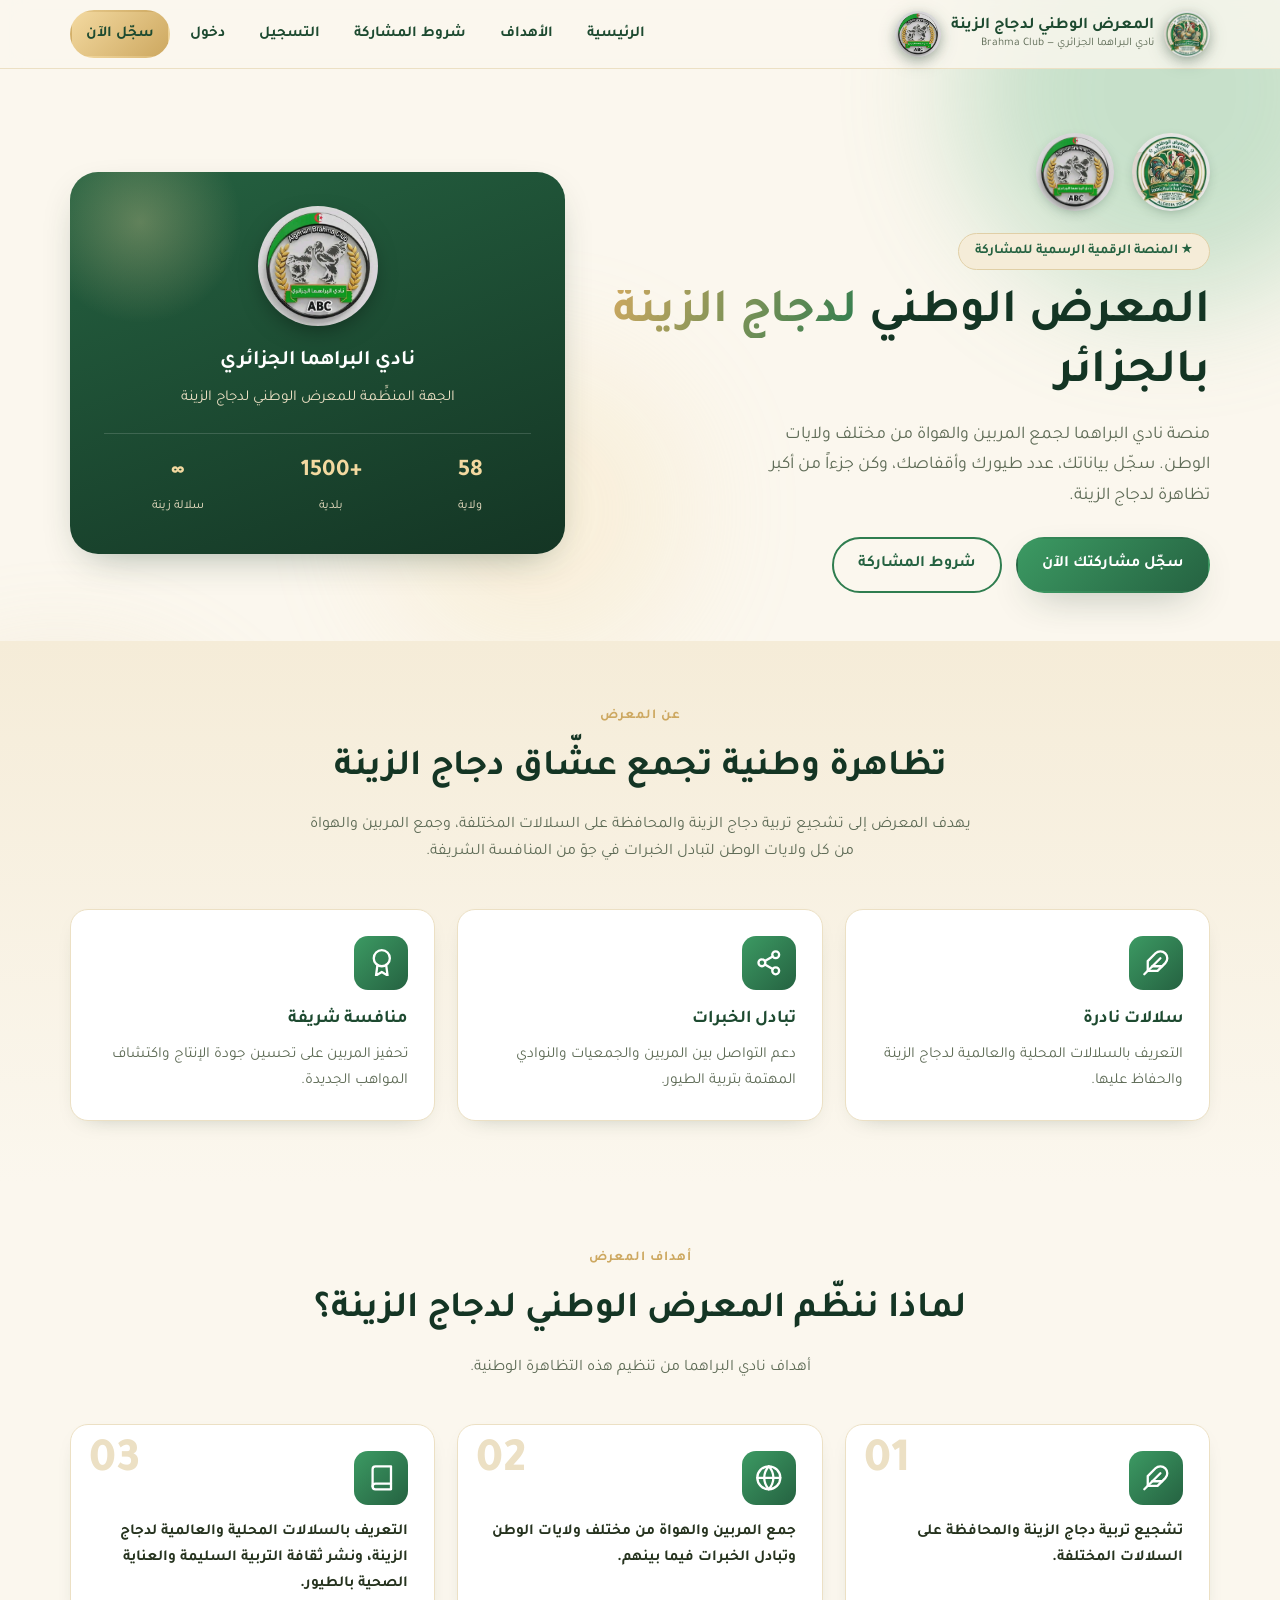
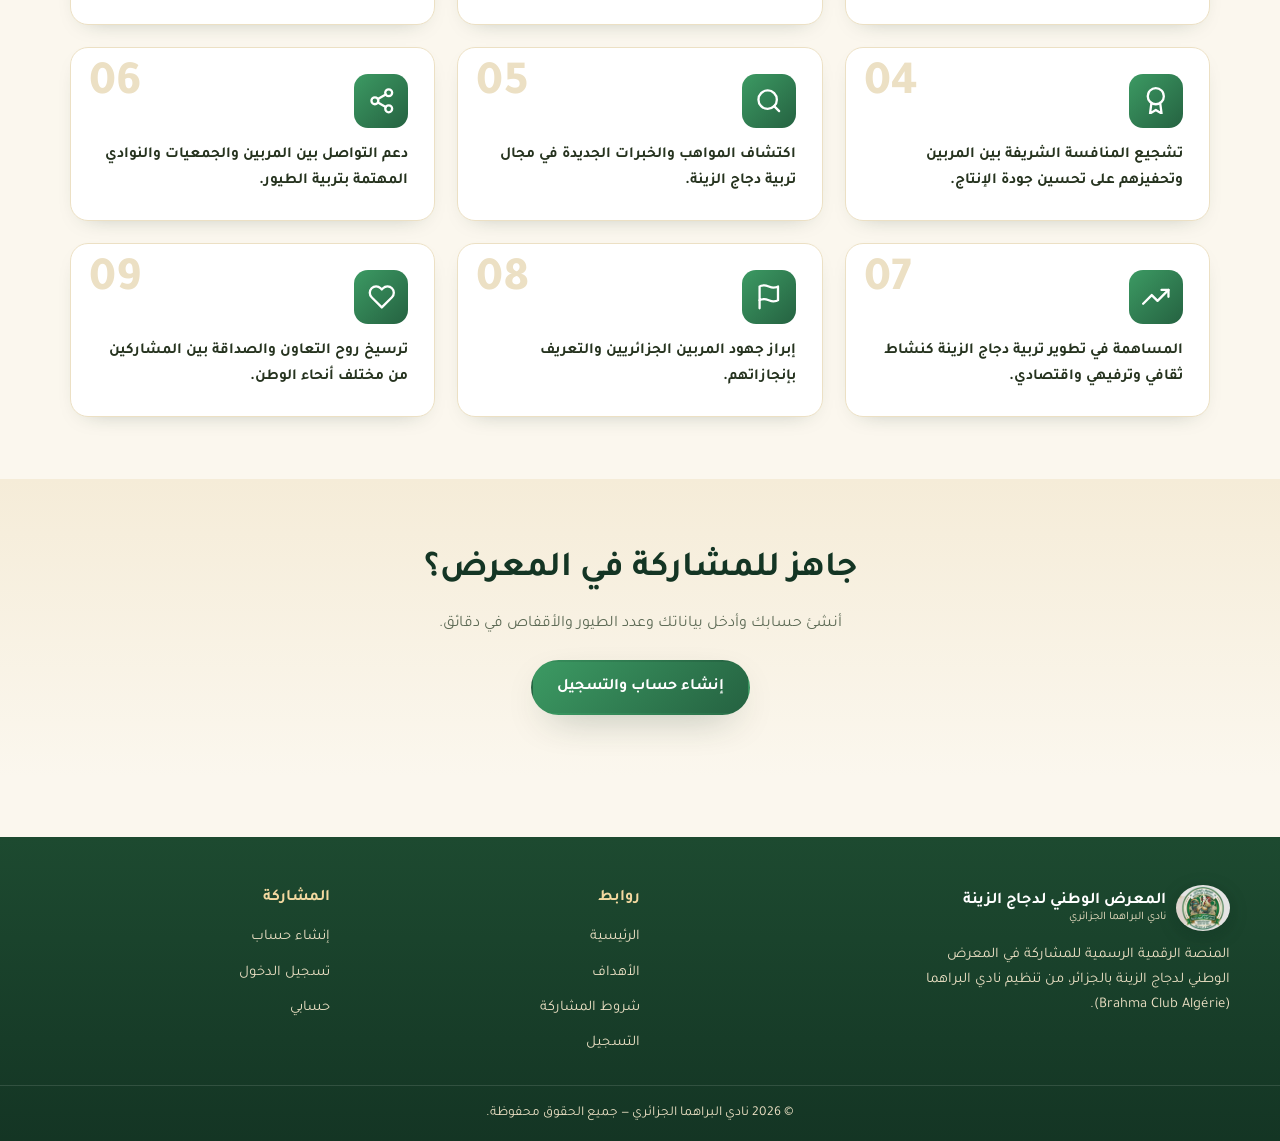
<file: index.html>
<!DOCTYPE html>
<html lang="ar" dir="rtl">
<head>
  <meta charset="UTF-8" />
  <meta name="viewport" content="width=device-width, initial-scale=1.0" />
  <title>المعرض الوطني لدجاج الزينة — نادي البراهما الجزائري</title>
  <meta name="description" content="المنصة الرقمية للمعرض الوطني لدجاج الزينة بالجزائر، من تنظيم نادي البراهما. سجّل مشاركتك وبيانات طيورك وأقفاصك." />
  <link rel="icon" href="assets/img/exhibition-logo.jpg" />
  <!-- Social share preview (Open Graph / Twitter) -->
  <meta property="og:type" content="website" />
  <meta property="og:site_name" content="نادي البراهما الجزائري — Brahma Club" />
  <meta property="og:title" content="المعرض الوطني لدجاج الزينة بالجزائر 2026" />
  <meta property="og:description" content="المنصة الرقمية الرسمية للمشاركة في المعرض الوطني لدجاج الزينة، من تنظيم نادي البراهما الجزائري. سجّل بياناتك وعدد طيورك وأقفاصك." />
  <meta property="og:url" content="https://chicken1-one.vercel.app/" />
  <meta property="og:image" content="https://chicken1-one.vercel.app/assets/img/brahma-logo.jpg" />
  <meta property="og:image:secure_url" content="https://chicken1-one.vercel.app/assets/img/brahma-logo.jpg" />
  <meta property="og:image:type" content="image/jpeg" />
  <meta property="og:image:width" content="715" />
  <meta property="og:image:height" content="715" />
  <meta property="og:image:alt" content="شعار نادي البراهما الجزائري — منظّم المعرض" />
  <meta property="og:locale" content="ar_DZ" />
  <meta name="twitter:card" content="summary" />
  <meta name="twitter:title" content="المعرض الوطني لدجاج الزينة بالجزائر 2026" />
  <meta name="twitter:description" content="المنصة الرقمية الرسمية للمشاركة في المعرض الوطني لدجاج الزينة، من تنظيم نادي البراهما الجزائري. سجّل بياناتك وعدد طيورك وأقفاصك." />
  <meta name="twitter:image" content="https://chicken1-one.vercel.app/assets/img/brahma-logo.jpg" />
  <meta name="theme-color" content="#15793a" />
  <link rel="preconnect" href="https://fonts.googleapis.com" />
  <link href="https://fonts.googleapis.com/css2?family=Cairo:wght@400;600;700;800&family=Tajawal:wght@400;500;700;800&display=swap" rel="stylesheet" />
  <link rel="stylesheet" href="assets/css/style.css" />
</head>
<body>
  <div class="bg-decor"><span class="blob b1"></span><span class="blob b2"></span><span class="blob b3"></span></div>

  <header class="site-header">
    <div class="container nav">
      <a class="brand" href="/">
        <img loading="lazy" decoding="async" src="assets/img/exhibition-logo.jpg" onerror="this.onerror=null;this.src=&#39;assets/img/exhibition-logo.jpg&#39;" alt="شعار المعرض" />
        <span class="titles"><b>المعرض الوطني لدجاج الزينة</b><span>نادي البراهما الجزائري — Brahma Club</span></span>
        <img loading="lazy" decoding="async" src="assets/img/brahma-logo.jpg" onerror="this.onerror=null;this.src=&#39;assets/img/brahma-logo.jpg&#39;" alt="شعار نادي البراهما" />
      </a>
      <button class="nav-toggle" aria-label="القائمة" data-icon="menu"></button>
      <nav class="nav-links">
        <a href="/">الرئيسية</a>
        <a href="/#goals">الأهداف</a>
        <a href="conditions">شروط المشاركة</a>
        <a href="register">التسجيل</a>
        <span data-auth-slot style="display:contents"></span>
      </nav>
    </div>
  </header>

  <!-- HERO -->
  <section class="hero">
    <div class="container hero-grid">
      <div>
        <div class="hero-logos">
          <img loading="lazy" decoding="async" src="assets/img/exhibition-logo.jpg" onerror="this.onerror=null;this.src=&#39;assets/img/exhibition-logo.jpg&#39;" alt="شعار المعرض" />
          <img loading="lazy" decoding="async" src="assets/img/brahma-logo.jpg" onerror="this.onerror=null;this.src=&#39;assets/img/brahma-logo.jpg&#39;" alt="شعار نادي البراهما" />
        </div>
        <span class="eyebrow">★ المنصة الرقمية الرسمية للمشاركة</span>
        <h1>المعرض الوطني <span class="hl">لدجاج الزينة</span> بالجزائر</h1>
        <p class="lead">منصة نادي البراهما لجمع المربين والهواة من مختلف ولايات الوطن. سجّل بياناتك، عدد طيورك وأقفاصك، وكن جزءاً من أكبر تظاهرة لدجاج الزينة.</p>
        <div class="hero-cta">
          <a href="register" class="btn btn-primary">سجّل مشاركتك الآن</a>
          <a href="conditions" class="btn btn-ghost">شروط المشاركة</a>
        </div>
      </div>
      <div class="hero-visual">
        <div class="hero-card">
          <img loading="lazy" decoding="async" class="big-logo" src="assets/img/brahma-logo.jpg" onerror="this.onerror=null;this.src='assets/img/brahma-logo.jpg'" alt="نادي البراهما" />
          <h3>نادي البراهما الجزائري</h3>
          <p>الجهة المنظِّمة للمعرض الوطني لدجاج الزينة</p>
          <div class="hero-stats">
            <div><b>58</b><span>ولاية</span></div>
            <div><b>+1500</b><span>بلدية</span></div>
            <div><b>∞</b><span>سلالة زينة</span></div>
          </div>
        </div>
      </div>
    </div>
  </section>

  <!-- ABOUT -->
  <section class="sec alt" id="about">
    <div class="container">
      <div class="sec-head reveal">
        <span class="kicker">عن المعرض</span>
        <h2>تظاهرة وطنية تجمع عشّاق دجاج الزينة</h2>
        <p>يهدف المعرض إلى تشجيع تربية دجاج الزينة والمحافظة على السلالات المختلفة، وجمع المربين والهواة من كل ولايات الوطن لتبادل الخبرات في جوّ من المنافسة الشريفة.</p>
      </div>
      <div class="grid grid-3">
        <div class="card reveal"><div class="ic" data-icon="feather"></div><h3>سلالات نادرة</h3><p>التعريف بالسلالات المحلية والعالمية لدجاج الزينة والحفاظ عليها.</p></div>
        <div class="card reveal"><div class="ic" data-icon="share"></div><h3>تبادل الخبرات</h3><p>دعم التواصل بين المربين والجمعيات والنوادي المهتمة بتربية الطيور.</p></div>
        <div class="card reveal"><div class="ic" data-icon="award"></div><h3>منافسة شريفة</h3><p>تحفيز المربين على تحسين جودة الإنتاج واكتشاف المواهب الجديدة.</p></div>
      </div>
    </div>
  </section>

  <!-- GOALS -->
  <section class="sec" id="goals">
    <div class="container">
      <div class="sec-head reveal">
        <span class="kicker">أهداف المعرض</span>
        <h2>لماذا ننظّم المعرض الوطني لدجاج الزينة؟</h2>
        <p>أهداف نادي البراهما من تنظيم هذه التظاهرة الوطنية.</p>
      </div>
      <div class="grid grid-3" id="goalsGrid"></div>
    </div>
  </section>

  <!-- CTA -->
  <section class="sec alt">
    <div class="container center reveal">
      <h2 style="color:var(--green-900);font-size:clamp(1.6rem,3vw,2.2rem)">جاهز للمشاركة في المعرض؟</h2>
      <p style="color:var(--muted);max-width:48ch;margin:10px auto 22px">أنشئ حسابك وأدخل بياناتك وعدد الطيور والأقفاص في دقائق.</p>
      <a href="register" class="btn btn-primary">إنشاء حساب والتسجيل</a>
    </div>
  </section>

  <footer class="site-footer">
    <div class="container footer-grid">
      <div>
        <a class="brand" href="/">
          <img loading="lazy" decoding="async" src="assets/img/exhibition-logo.jpg" onerror="this.onerror=null;this.src=&#39;assets/img/exhibition-logo.jpg&#39;" alt="شعار المعرض" style="width:54px" />
          <span class="titles"><b>المعرض الوطني لدجاج الزينة</b><span>نادي البراهما الجزائري</span></span>
        </a>
        <p>المنصة الرقمية الرسمية للمشاركة في المعرض الوطني لدجاج الزينة بالجزائر، من تنظيم نادي البراهما (Brahma Club Algérie).</p>
      </div>
      <div>
        <h4>روابط</h4>
        <ul>
          <li><a href="/">الرئيسية</a></li>
          <li><a href="/#goals">الأهداف</a></li>
          <li><a href="conditions">شروط المشاركة</a></li>
          <li><a href="register">التسجيل</a></li>
        </ul>
      </div>
      <div>
        <h4>المشاركة</h4>
        <ul>
          <li><a href="register">إنشاء حساب</a></li>
          <li><a href="login">تسجيل الدخول</a></li>
          <li><a href="dashboard">حسابي</a></li>
        </ul>
      </div>
    </div>
    <div class="footer-bottom">© <span id="yr"></span> نادي البراهما الجزائري — جميع الحقوق محفوظة.</div>
  </footer>

  <script src="assets/js/config.js"></script>
  <script src="assets/js/data.js"></script>
  <script src="assets/js/icons.js"></script>
  <script src="assets/js/main.js"></script>
  <script>
    document.getElementById('yr').textContent = new Date().getFullYear();
    const GOALS = [
      ['تشجيع تربية دجاج الزينة والمحافظة على السلالات المختلفة.','feather'],
      ['جمع المربين والهواة من مختلف ولايات الوطن وتبادل الخبرات فيما بينهم.','globe'],
      ['التعريف بالسلالات المحلية والعالمية لدجاج الزينة، ونشر ثقافة التربية السليمة والعناية الصحية بالطيور.','book'],
      ['تشجيع المنافسة الشريفة بين المربين وتحفيزهم على تحسين جودة الإنتاج.','award'],
      ['اكتشاف المواهب والخبرات الجديدة في مجال تربية دجاج الزينة.','search'],
      ['دعم التواصل بين المربين والجمعيات والنوادي المهتمة بتربية الطيور.','share'],
      ['المساهمة في تطوير تربية دجاج الزينة كنشاط ثقافي وترفيهي واقتصادي.','trending'],
      ['إبراز جهود المربين الجزائريين والتعريف بإنجازاتهم.','flag'],
      ['ترسيخ روح التعاون والصداقة بين المشاركين من مختلف أنحاء الوطن.','heart'],
    ];
    document.getElementById('goalsGrid').innerHTML = GOALS.map((g, i) =>
      `<div class="card reveal"><span class="num">${String(i + 1).padStart(2, '0')}</span><div class="ic">${icon(g[1])}</div><p style="margin-top:8px;color:var(--ink);font-weight:600">${g[0]}</p></div>`
    ).join('');
    // re-observe new reveals
    const obs = new IntersectionObserver((es) => es.forEach((e) => e.isIntersecting && (e.target.classList.add('in'), obs.unobserve(e.target))), { threshold: 0.1 });
    document.querySelectorAll('#goalsGrid .reveal').forEach((el) => obs.observe(el));
  </script>
</body>
</html>
</file>
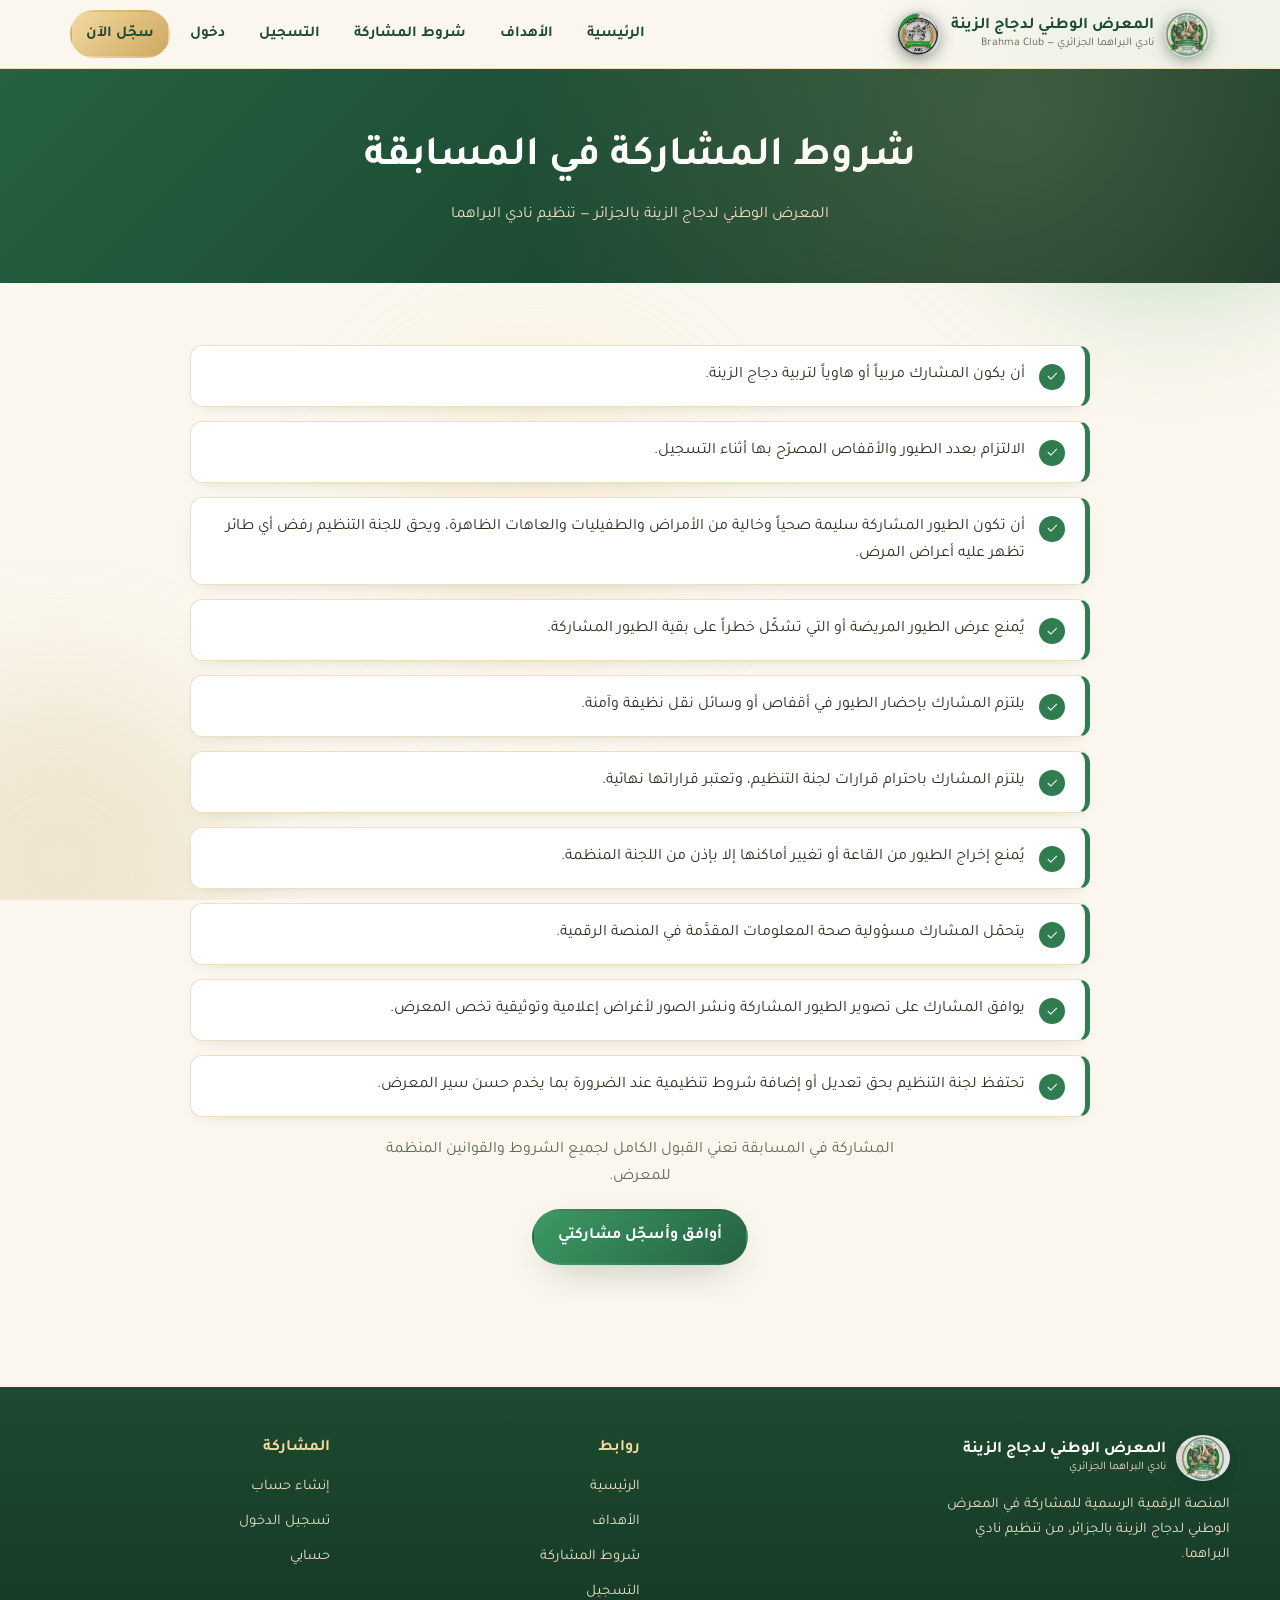
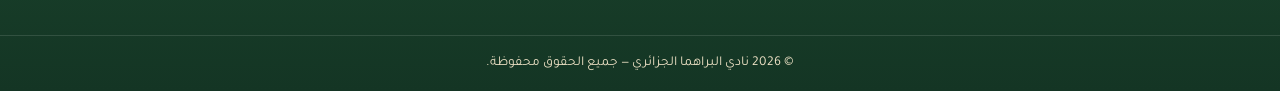
<file: conditions.html>
<!DOCTYPE html>
<html lang="ar" dir="rtl">
<head>
  <meta charset="UTF-8" />
  <meta name="viewport" content="width=device-width, initial-scale=1.0" />
  <title>شروط المشاركة — المعرض الوطني لدجاج الزينة</title>
  <link rel="icon" href="assets/img/exhibition-logo.jpg" />
  <!-- Social share preview (Open Graph / Twitter) -->
  <meta property="og:type" content="website" />
  <meta property="og:site_name" content="نادي البراهما الجزائري — Brahma Club" />
  <meta property="og:title" content="المعرض الوطني لدجاج الزينة بالجزائر 2026" />
  <meta property="og:description" content="المنصة الرقمية الرسمية للمشاركة في المعرض الوطني لدجاج الزينة، من تنظيم نادي البراهما الجزائري. سجّل بياناتك وعدد طيورك وأقفاصك." />
  <meta property="og:url" content="https://chicken1-one.vercel.app/" />
  <meta property="og:image" content="https://chicken1-one.vercel.app/assets/img/brahma-logo.jpg" />
  <meta property="og:image:secure_url" content="https://chicken1-one.vercel.app/assets/img/brahma-logo.jpg" />
  <meta property="og:image:type" content="image/jpeg" />
  <meta property="og:image:width" content="715" />
  <meta property="og:image:height" content="715" />
  <meta property="og:image:alt" content="شعار نادي البراهما الجزائري — منظّم المعرض" />
  <meta property="og:locale" content="ar_DZ" />
  <meta name="twitter:card" content="summary" />
  <meta name="twitter:title" content="المعرض الوطني لدجاج الزينة بالجزائر 2026" />
  <meta name="twitter:description" content="المنصة الرقمية الرسمية للمشاركة في المعرض الوطني لدجاج الزينة، من تنظيم نادي البراهما الجزائري. سجّل بياناتك وعدد طيورك وأقفاصك." />
  <meta name="twitter:image" content="https://chicken1-one.vercel.app/assets/img/brahma-logo.jpg" />
  <meta name="theme-color" content="#15793a" />
  <link rel="preconnect" href="https://fonts.googleapis.com" />
  <link href="https://fonts.googleapis.com/css2?family=Cairo:wght@400;600;700;800&family=Tajawal:wght@400;500;700;800&display=swap" rel="stylesheet" />
  <link rel="stylesheet" href="assets/css/style.css" />
</head>
<body>
  <div class="bg-decor"><span class="blob b1"></span><span class="blob b2"></span><span class="blob b3"></span></div>

  <header class="site-header">
    <div class="container nav">
      <a class="brand" href="/">
        <img loading="lazy" decoding="async" src="assets/img/exhibition-logo.jpg" onerror="this.onerror=null;this.src=&#39;assets/img/exhibition-logo.jpg&#39;" alt="شعار المعرض" />
        <span class="titles"><b>المعرض الوطني لدجاج الزينة</b><span>نادي البراهما الجزائري — Brahma Club</span></span>
        <img loading="lazy" decoding="async" src="assets/img/brahma-logo.jpg" onerror="this.onerror=null;this.src=&#39;assets/img/brahma-logo.jpg&#39;" alt="شعار نادي البراهما" />
      </a>
      <button class="nav-toggle" aria-label="القائمة" data-icon="menu"></button>
      <nav class="nav-links">
        <a href="/">الرئيسية</a>
        <a href="/#goals">الأهداف</a>
        <a href="conditions">شروط المشاركة</a>
        <a href="register">التسجيل</a>
        <span data-auth-slot style="display:contents"></span>
      </nav>
    </div>
  </header>

  <section class="page-hero">
    <div class="container">
      <h1>شروط المشاركة في المسابقة</h1>
      <p>المعرض الوطني لدجاج الزينة بالجزائر — تنظيم نادي البراهما</p>
    </div>
  </section>

  <section class="sec">
    <div class="container">
      <ul class="cond-list" id="condList"></ul>
      <div class="center mt reveal">
        <p style="color:var(--muted);max-width:60ch;margin:0 auto 18px">المشاركة في المسابقة تعني القبول الكامل لجميع الشروط والقوانين المنظمة للمعرض.</p>
        <a href="register" class="btn btn-primary">أوافق وأسجّل مشاركتي</a>
      </div>
    </div>
  </section>

  <footer class="site-footer">
    <div class="container footer-grid">
      <div>
        <a class="brand" href="/">
          <img loading="lazy" decoding="async" src="assets/img/exhibition-logo.jpg" onerror="this.onerror=null;this.src=&#39;assets/img/exhibition-logo.jpg&#39;" alt="شعار المعرض" style="width:54px" />
          <span class="titles"><b>المعرض الوطني لدجاج الزينة</b><span>نادي البراهما الجزائري</span></span>
        </a>
        <p>المنصة الرقمية الرسمية للمشاركة في المعرض الوطني لدجاج الزينة بالجزائر، من تنظيم نادي البراهما.</p>
      </div>
      <div><h4>روابط</h4><ul>
        <li><a href="/">الرئيسية</a></li>
        <li><a href="/#goals">الأهداف</a></li>
        <li><a href="conditions">شروط المشاركة</a></li>
        <li><a href="register">التسجيل</a></li>
      </ul></div>
      <div><h4>المشاركة</h4><ul>
        <li><a href="register">إنشاء حساب</a></li>
        <li><a href="login">تسجيل الدخول</a></li>
        <li><a href="dashboard">حسابي</a></li>
      </ul></div>
    </div>
    <div class="footer-bottom">© <span id="yr"></span> نادي البراهما الجزائري — جميع الحقوق محفوظة.</div>
  </footer>

  <script src="assets/js/config.js"></script>
  <script src="assets/js/icons.js"></script>
  <script src="assets/js/main.js"></script>
  <script>
    document.getElementById('yr').textContent = new Date().getFullYear();
    const CONDS = [
      'أن يكون المشارك مربياً أو هاوياً لتربية دجاج الزينة.',
      'الالتزام بعدد الطيور والأقفاص المصرّح بها أثناء التسجيل.',
      'أن تكون الطيور المشاركة سليمة صحياً وخالية من الأمراض والطفيليات والعاهات الظاهرة، ويحق للجنة التنظيم رفض أي طائر تظهر عليه أعراض المرض.',
      'يُمنع عرض الطيور المريضة أو التي تشكّل خطراً على بقية الطيور المشاركة.',
      'يلتزم المشارك بإحضار الطيور في أقفاص أو وسائل نقل نظيفة وآمنة.',
      'يلتزم المشارك باحترام قرارات لجنة التنظيم، وتعتبر قراراتها نهائية.',
      'يُمنع إخراج الطيور من القاعة أو تغيير أماكنها إلا بإذن من اللجنة المنظمة.',
      'يتحمّل المشارك مسؤولية صحة المعلومات المقدَّمة في المنصة الرقمية.',
      'يوافق المشارك على تصوير الطيور المشاركة ونشر الصور لأغراض إعلامية وتوثيقية تخص المعرض.',
      'تحتفظ لجنة التنظيم بحق تعديل أو إضافة شروط تنظيمية عند الضرورة بما يخدم حسن سير المعرض.',
    ];
    document.getElementById('condList').innerHTML = CONDS.map((c) =>
      `<li class="reveal"><span class="chk">${icon('check')}</span><span>${c}</span></li>`).join('');
    const obs = new IntersectionObserver((es) => es.forEach((e) => e.isIntersecting && (e.target.classList.add('in'), obs.unobserve(e.target))), { threshold: 0.05 });
    document.querySelectorAll('.reveal').forEach((el) => obs.observe(el));
  </script>
</body>
</html>
</file>
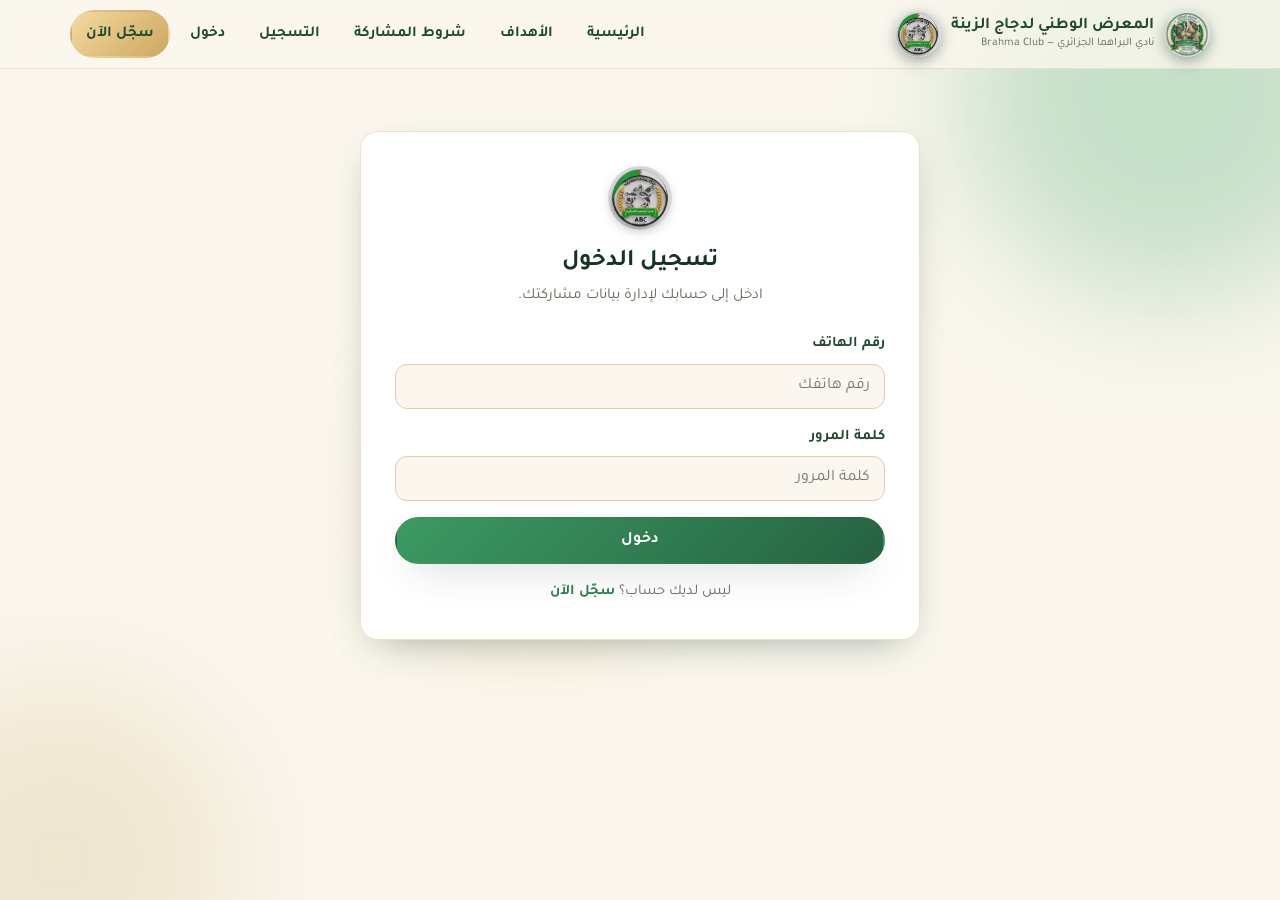
<file: login.html>
<!DOCTYPE html>
<html lang="ar" dir="rtl">
<head>
  <meta charset="UTF-8" />
  <meta name="viewport" content="width=device-width, initial-scale=1.0" />
  <title>تسجيل الدخول — المعرض الوطني لدجاج الزينة</title>
  <link rel="icon" href="assets/img/exhibition-logo.jpg" />
  <!-- Social share preview (Open Graph / Twitter) -->
  <meta property="og:type" content="website" />
  <meta property="og:site_name" content="نادي البراهما الجزائري — Brahma Club" />
  <meta property="og:title" content="المعرض الوطني لدجاج الزينة بالجزائر 2026" />
  <meta property="og:description" content="المنصة الرقمية الرسمية للمشاركة في المعرض الوطني لدجاج الزينة، من تنظيم نادي البراهما الجزائري. سجّل بياناتك وعدد طيورك وأقفاصك." />
  <meta property="og:url" content="https://chicken1-one.vercel.app/" />
  <meta property="og:image" content="https://chicken1-one.vercel.app/assets/img/brahma-logo.jpg" />
  <meta property="og:image:secure_url" content="https://chicken1-one.vercel.app/assets/img/brahma-logo.jpg" />
  <meta property="og:image:type" content="image/jpeg" />
  <meta property="og:image:width" content="715" />
  <meta property="og:image:height" content="715" />
  <meta property="og:image:alt" content="شعار نادي البراهما الجزائري — منظّم المعرض" />
  <meta property="og:locale" content="ar_DZ" />
  <meta name="twitter:card" content="summary" />
  <meta name="twitter:title" content="المعرض الوطني لدجاج الزينة بالجزائر 2026" />
  <meta name="twitter:description" content="المنصة الرقمية الرسمية للمشاركة في المعرض الوطني لدجاج الزينة، من تنظيم نادي البراهما الجزائري. سجّل بياناتك وعدد طيورك وأقفاصك." />
  <meta name="twitter:image" content="https://chicken1-one.vercel.app/assets/img/brahma-logo.jpg" />
  <meta name="theme-color" content="#15793a" />
  <link rel="preconnect" href="https://fonts.googleapis.com" />
  <link href="https://fonts.googleapis.com/css2?family=Cairo:wght@400;600;700;800&family=Tajawal:wght@400;500;700;800&display=swap" rel="stylesheet" />
  <link rel="stylesheet" href="assets/css/style.css" />
</head>
<body>
  <div class="bg-decor"><span class="blob b1"></span><span class="blob b2"></span><span class="blob b3"></span></div>

  <header class="site-header">
    <div class="container nav">
      <a class="brand" href="/">
        <img loading="lazy" decoding="async" src="assets/img/exhibition-logo.jpg" onerror="this.onerror=null;this.src=&#39;assets/img/exhibition-logo.jpg&#39;" alt="شعار المعرض" />
        <span class="titles"><b>المعرض الوطني لدجاج الزينة</b><span>نادي البراهما الجزائري — Brahma Club</span></span>
        <img loading="lazy" decoding="async" src="assets/img/brahma-logo.jpg" onerror="this.onerror=null;this.src=&#39;assets/img/brahma-logo.jpg&#39;" alt="شعار نادي البراهما" />
      </a>
      <button class="nav-toggle" aria-label="القائمة" data-icon="menu"></button>
      <nav class="nav-links">
        <a href="/">الرئيسية</a>
        <a href="/#goals">الأهداف</a>
        <a href="conditions">شروط المشاركة</a>
        <a href="register">التسجيل</a>
        <span data-auth-slot style="display:contents"></span>
      </nav>
    </div>
  </header>

  <section class="sec">
    <div class="container">
      <div class="form-wrap">
        <div class="form-head">
          <img loading="lazy" decoding="async" src="assets/img/brahma-logo.jpg" onerror="this.onerror=null;this.src=&#39;assets/img/brahma-logo.jpg&#39;" alt="شعار نادي البراهما" />
          <h2>تسجيل الدخول</h2>
          <p>ادخل إلى حسابك لإدارة بيانات مشاركتك.</p>
        </div>

        <div class="alert error" id="alert"></div>

        <form id="loginForm">
          <div class="field">
            <label>رقم الهاتف</label>
            <input name="phone" required inputmode="tel" placeholder="رقم هاتفك" />
          </div>
          <div class="field">
            <label>كلمة المرور</label>
            <input name="password" type="password" required placeholder="كلمة المرور" />
          </div>
          <button class="btn btn-primary btn-block" type="submit" id="submitBtn">دخول</button>
          <p class="form-foot">ليس لديك حساب؟ <a href="register">سجّل الآن</a></p>
        </form>
      </div>
    </div>
  </section>

  <script src="assets/js/config.js"></script>
  <script src="assets/js/icons.js"></script>
  <script src="assets/js/main.js"></script>
  <script>
    if (Auth.isLoggedIn) location.href = Auth.role === 'admin' ? 'admin' : 'dashboard';
    const alert = document.getElementById('alert');
    const form = document.getElementById('loginForm');
    const btn = document.getElementById('submitBtn');

    form.addEventListener('submit', async (e) => {
      e.preventDefault();
      alert.classList.remove('show');
      btn.disabled = true; btn.textContent = 'جارٍ الدخول...';
      try {
        const res = await api('/api/login', { method: 'POST', body: Object.fromEntries(new FormData(form)) });
        Auth.save(res);
        location.href = res.role === 'admin' ? 'admin' : 'dashboard';
      } catch (err) {
        alert.textContent = err.message;
        alert.classList.add('show');
        btn.disabled = false; btn.textContent = 'دخول';
      }
    });
  </script>
</body>
</html>
</file>
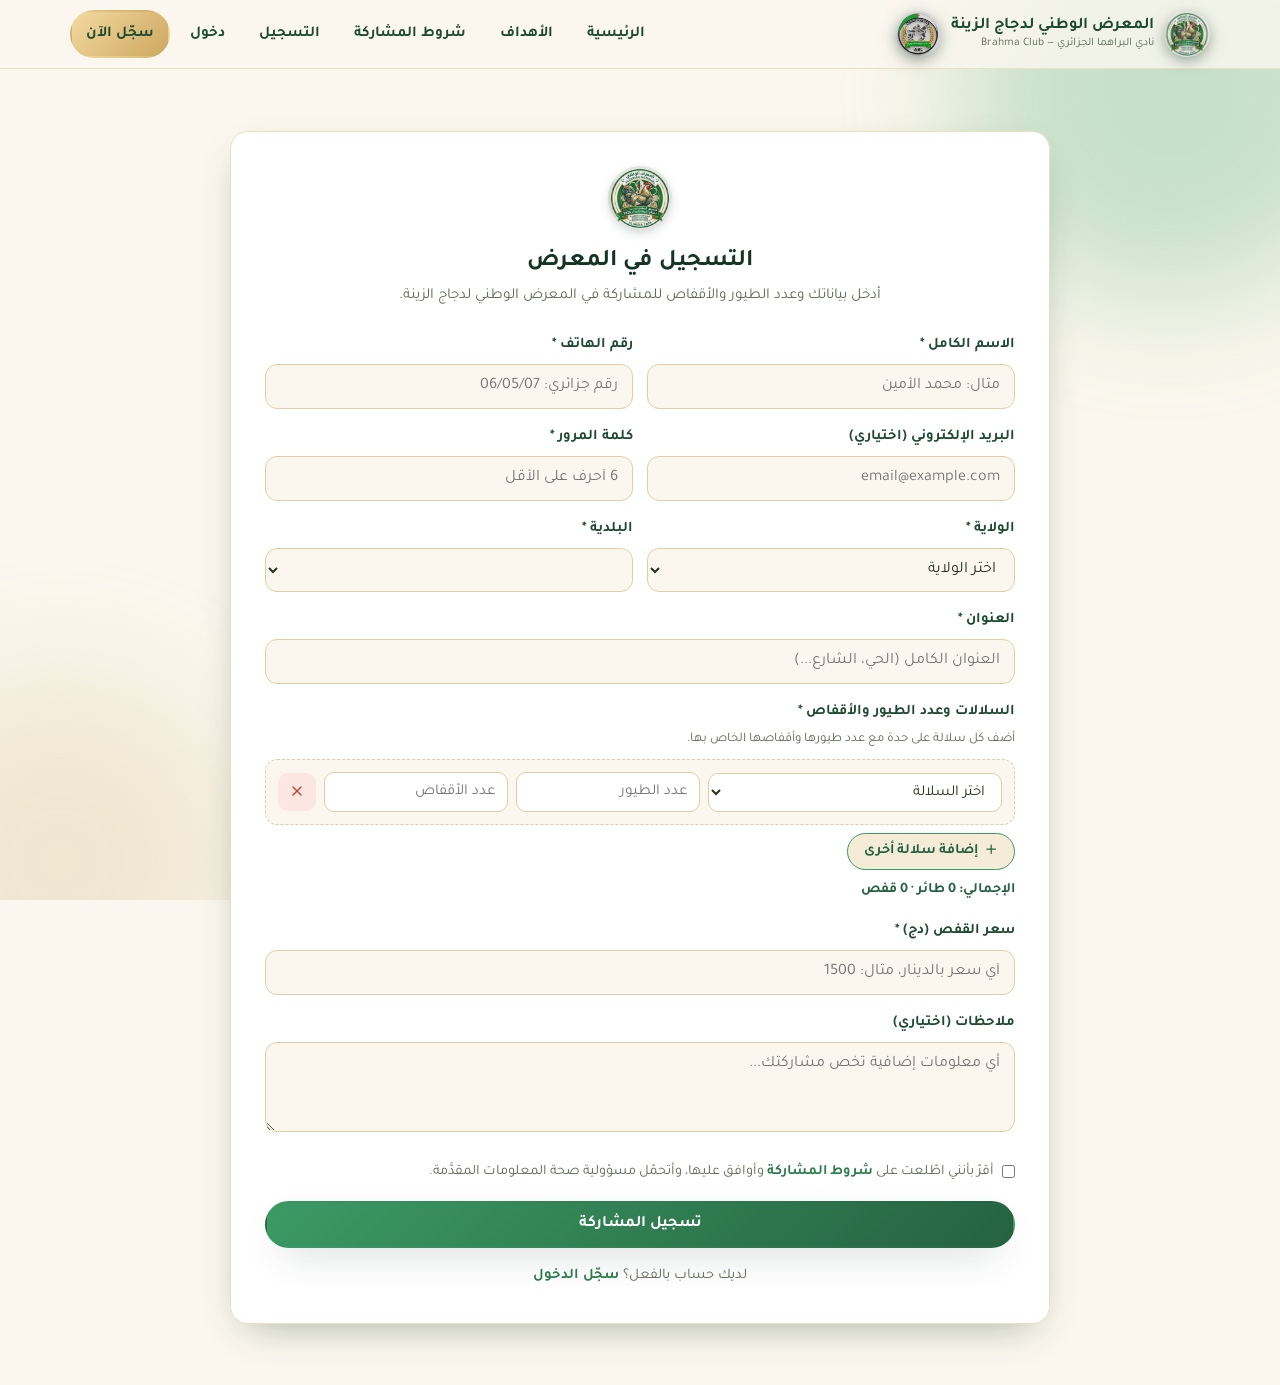
<file: register.html>
<!DOCTYPE html>
<html lang="ar" dir="rtl">
<head>
  <meta charset="UTF-8" />
  <meta name="viewport" content="width=device-width, initial-scale=1.0" />
  <title>التسجيل في المعرض — دجاج الزينة</title>
  <link rel="icon" href="assets/img/exhibition-logo.jpg" />
  <!-- Social share preview (Open Graph / Twitter) -->
  <meta property="og:type" content="website" />
  <meta property="og:site_name" content="نادي البراهما الجزائري — Brahma Club" />
  <meta property="og:title" content="المعرض الوطني لدجاج الزينة بالجزائر 2026" />
  <meta property="og:description" content="المنصة الرقمية الرسمية للمشاركة في المعرض الوطني لدجاج الزينة، من تنظيم نادي البراهما الجزائري. سجّل بياناتك وعدد طيورك وأقفاصك." />
  <meta property="og:url" content="https://chicken1-one.vercel.app/" />
  <meta property="og:image" content="https://chicken1-one.vercel.app/assets/img/brahma-logo.jpg" />
  <meta property="og:image:secure_url" content="https://chicken1-one.vercel.app/assets/img/brahma-logo.jpg" />
  <meta property="og:image:type" content="image/jpeg" />
  <meta property="og:image:width" content="715" />
  <meta property="og:image:height" content="715" />
  <meta property="og:image:alt" content="شعار نادي البراهما الجزائري — منظّم المعرض" />
  <meta property="og:locale" content="ar_DZ" />
  <meta name="twitter:card" content="summary" />
  <meta name="twitter:title" content="المعرض الوطني لدجاج الزينة بالجزائر 2026" />
  <meta name="twitter:description" content="المنصة الرقمية الرسمية للمشاركة في المعرض الوطني لدجاج الزينة، من تنظيم نادي البراهما الجزائري. سجّل بياناتك وعدد طيورك وأقفاصك." />
  <meta name="twitter:image" content="https://chicken1-one.vercel.app/assets/img/brahma-logo.jpg" />
  <meta name="theme-color" content="#15793a" />
  <link rel="preconnect" href="https://fonts.googleapis.com" />
  <link href="https://fonts.googleapis.com/css2?family=Cairo:wght@400;600;700;800&family=Tajawal:wght@400;500;700;800&display=swap" rel="stylesheet" />
  <link rel="stylesheet" href="assets/css/style.css" />
</head>
<body>
  <div class="bg-decor"><span class="blob b1"></span><span class="blob b2"></span><span class="blob b3"></span></div>

  <header class="site-header">
    <div class="container nav">
      <a class="brand" href="/">
        <img loading="lazy" decoding="async" src="assets/img/exhibition-logo.jpg" onerror="this.onerror=null;this.src=&#39;assets/img/exhibition-logo.jpg&#39;" alt="شعار المعرض" />
        <span class="titles"><b>المعرض الوطني لدجاج الزينة</b><span>نادي البراهما الجزائري — Brahma Club</span></span>
        <img loading="lazy" decoding="async" src="assets/img/brahma-logo.jpg" onerror="this.onerror=null;this.src=&#39;assets/img/brahma-logo.jpg&#39;" alt="شعار نادي البراهما" />
      </a>
      <button class="nav-toggle" aria-label="القائمة" data-icon="menu"></button>
      <nav class="nav-links">
        <a href="/">الرئيسية</a>
        <a href="/#goals">الأهداف</a>
        <a href="conditions">شروط المشاركة</a>
        <a href="register">التسجيل</a>
        <span data-auth-slot style="display:contents"></span>
      </nav>
    </div>
  </header>

  <section class="sec">
    <div class="container">
      <div class="form-wrap wide">
        <div class="form-head">
          <img loading="lazy" decoding="async" src="assets/img/exhibition-logo.jpg" onerror="this.onerror=null;this.src=&#39;assets/img/exhibition-logo.jpg&#39;" alt="شعار المعرض" />
          <h2>التسجيل في المعرض</h2>
          <p>أدخل بياناتك وعدد الطيور والأقفاص للمشاركة في المعرض الوطني لدجاج الزينة.</p>
        </div>

        <div class="alert error" id="alert"></div>

        <div id="closedNotice" class="hidden center" style="padding:18px 0">
          <h3 style="color:var(--danger);font-size:1.45rem;margin-bottom:8px">التسجيل مغلق حالياً</h3>
          <p style="color:var(--muted)">نعتذر، باب التسجيل في المعرض مغلق في الوقت الحالي. تابعونا لمعرفة موعد إعادة فتح التسجيل.</p>
          <a href="/" class="btn btn-ghost mt">العودة إلى الرئيسية</a>
        </div>

        <form id="regForm">
          <div class="row-2">
            <div class="field">
              <label>الاسم الكامل *</label>
              <input name="fullName" required placeholder="مثال: محمد الأمين" />
            </div>
            <div class="field">
              <label>رقم الهاتف *</label>
              <input name="phone" required inputmode="tel" placeholder="رقم جزائري: 06/05/07" />
            </div>
          </div>

          <div class="row-2">
            <div class="field">
              <label>البريد الإلكتروني (اختياري)</label>
              <input name="email" type="email" placeholder="email@example.com" />
            </div>
            <div class="field">
              <label>كلمة المرور *</label>
              <input name="password" type="password" required minlength="6" placeholder="6 أحرف على الأقل" />
            </div>
          </div>

          <div class="row-2">
            <div class="field">
              <label>الولاية *</label>
              <select name="wilaya" id="wilaya" required></select>
            </div>
            <div class="field">
              <label>البلدية *</label>
              <select name="baladya" id="baladya" required></select>
            </div>
          </div>

          <div class="field">
            <label>العنوان *</label>
            <input name="address" required placeholder="العنوان الكامل (الحي، الشارع...)" />
          </div>

          <div class="field">
            <label>السلالات وعدد الطيور والأقفاص *</label>
            <p style="font-size:.82rem;color:var(--muted);margin:-2px 0 8px">أضف كل سلالة على حدة مع عدد طيورها وأقفاصها الخاص بها.</p>
            <div class="breeds-box" id="breedsBox"></div>
            <button type="button" class="add-breed" id="addBreed"><span data-icon="plus"></span> إضافة سلالة أخرى</button>
            <div class="breeds-summary" id="breedsSummary"></div>
          </div>

          <div class="field">
            <label>سعر القفص (دج) *</label>
            <input name="cagePrice" type="number" min="0" step="any" required placeholder="أي سعر بالدينار، مثال: 1500" />
          </div>

          <div class="field">
            <label>ملاحظات (اختياري)</label>
            <textarea name="notes" placeholder="أي معلومات إضافية تخص مشاركتك..."></textarea>
          </div>

          <label style="display:flex;gap:8px;align-items:flex-start;font-size:.9rem;color:var(--muted);margin:6px 0 16px">
            <input type="checkbox" id="agree" required style="width:auto;margin-top:5px" />
            <span>أقرّ بأنني اطّلعت على <a href="conditions" target="_blank" style="color:var(--green-600);font-weight:700">شروط المشاركة</a> وأوافق عليها، وأتحمّل مسؤولية صحة المعلومات المقدَّمة.</span>
          </label>

          <button class="btn btn-primary btn-block" type="submit" id="submitBtn">تسجيل المشاركة</button>
          <p class="form-foot">لديك حساب بالفعل؟ <a href="login">سجّل الدخول</a></p>
        </form>
      </div>
    </div>
  </section>

  <script src="assets/js/config.js"></script>
  <script src="assets/js/data.js"></script>
  <script src="assets/js/icons.js"></script>
  <script src="assets/js/main.js"></script>
  <script>
    if (Auth.isLoggedIn) location.href = Auth.role === 'admin' ? 'admin' : 'dashboard';
    fillWilayas(document.getElementById('wilaya'), document.getElementById('baladya'));

    const alert = document.getElementById('alert');
    const form = document.getElementById('regForm');
    const btn = document.getElementById('submitBtn');
    const summary = document.getElementById('breedsSummary');
    let editor;

    (async function () {
      // If the admin has closed registration, hide the form and show a notice.
      const settings = await api('/api/settings').catch(() => ({ registrationOpen: true }));
      if (settings && settings.registrationOpen === false) {
        document.getElementById('closedNotice').classList.remove('hidden');
        form.style.display = 'none';
        return;
      }
      const breeds = await loadBreeds();
      editor = makeBreedEditor({
        container: document.getElementById('breedsBox'),
        addBtn: document.getElementById('addBreed'),
        breeds,
      });
      document.getElementById('breedsBox').addEventListener('input', updateSummary);
      document.getElementById('addBreed').addEventListener('click', () => setTimeout(updateSummary, 0));
      updateSummary();
    })();

    function updateSummary() {
      if (!editor) return;
      const t = editor.totals();
      summary.textContent = `الإجمالي: ${t.birds} طائر · ${t.cages} قفص`;
    }

    form.addEventListener('submit', async (e) => {
      e.preventDefault();
      alert.classList.remove('show');
      const data = Object.fromEntries(new FormData(form));
      data.entries = editor.entries;
      // Algerian mobile only (accepts 0X… or +213/00213…).
      const cphone = String(data.phone || '').replace(/[\s\-().]/g, '').replace(/^\+?(?:00)?213/, '').replace(/^([^0])/, '0$1');
      if (!/^0[567][0-9]{8}$/.test(cphone)) {
        alert.textContent = 'يرجى إدخال رقم هاتف جزائري صحيح يبدأ بـ 05 أو 06 أو 07.';
        alert.classList.add('show'); return;
      }
      if (data.entries.length === 0) {
        alert.textContent = 'يرجى إضافة سلالة واحدة على الأقل من القائمة.';
        alert.classList.add('show'); return;
      }
      if (data.entries.some((x) => !(+x.birds > 0) || !(+x.cages > 0))) {
        alert.textContent = 'يرجى إدخال عدد الطيور وعدد الأقفاص (أكبر من صفر) لكل سلالة.';
        alert.classList.add('show'); return;
      }
      if (!document.getElementById('agree').checked) {
        alert.textContent = 'يجب الموافقة على شروط المشاركة.';
        alert.classList.add('show'); return;
      }
      btn.disabled = true; btn.textContent = 'جارٍ التسجيل...';
      try {
        const res = await api('/api/register', { method: 'POST', body: data });
        Auth.save(res);
        location.href = 'dashboard';
      } catch (err) {
        alert.textContent = err.message;
        alert.classList.add('show');
        btn.disabled = false; btn.textContent = 'تسجيل المشاركة';
      }
    });
  </script>
</body>
</html>
</file>
<file: assets/css/style.css>
/* =========================================================================
   المعرض الوطني لدجاج الزينة — Brahma Club Algeria
   Theme: green & beige, animated, RTL Arabic.
   ========================================================================= */
:root{
  --green-900:#143524;
  --green-800:#1d4a30;
  --green-700:#256241;
  --green-600:#2f7d4f;
  --green-500:#3c9a63;
  --green-300:#7bbf95;
  --beige-50:#fbf7ee;
  --beige-100:#f5ecd8;
  --beige-200:#ece0c4;
  --beige-300:#e0cfa6;
  --gold:#cda860;
  --gold-light:#f3d9a0;
  --ink:#26331f;
  --muted:#5e6b56;
  --white:#ffffff;
  --danger:#c0492f;
  --shadow:0 14px 40px -18px rgba(20,53,36,.45);
  --radius:18px;
  --radius-sm:12px;
  --maxw:1180px;
  --font:"Tajawal","Cairo",system-ui,"Segoe UI",sans-serif;
}

*{box-sizing:border-box;margin:0;padding:0}
html{scroll-behavior:smooth}
body{
  font-family:var(--font);
  color:var(--ink);
  background:var(--beige-50);
  direction:rtl;
  line-height:1.7;
  overflow-x:hidden;
}
a{color:inherit;text-decoration:none}
img,svg{max-width:100%;display:block}
.container{width:100%;max-width:var(--maxw);margin-inline:auto;padding-inline:20px}
section{position:relative}

/* ---- decorative animated background blobs ---- */
.bg-decor{position:fixed;inset:0;z-index:-1;overflow:hidden;pointer-events:none}
.blob{position:absolute;border-radius:50%;filter:blur(60px);opacity:.4;animation:float 18s ease-in-out infinite}
.blob.b1{width:420px;height:420px;background:var(--green-300);top:-120px;right:-100px}
.blob.b2{width:360px;height:360px;background:var(--beige-300);bottom:-140px;left:-120px;animation-delay:-6s}
.blob.b3{width:300px;height:300px;background:var(--gold-light);top:40%;left:30%;animation-delay:-11s;opacity:.25}
@keyframes float{0%,100%{transform:translateY(0) translateX(0) scale(1)}50%{transform:translateY(-40px) translateX(25px) scale(1.08)}}

/* ---------- Header / Nav ---------- */
.site-header{position:sticky;top:0;z-index:50;background:rgba(251,247,238,.82);backdrop-filter:blur(12px);border-bottom:1px solid var(--beige-200)}
.nav{display:flex;align-items:center;justify-content:space-between;gap:18px;padding-block:10px}
.brand{display:flex;align-items:center;gap:10px}
.brand img{width:46px;height:46px;filter:drop-shadow(0 4px 8px rgba(20,53,36,.25))}
.brand .titles{display:flex;flex-direction:column;line-height:1.2}
.brand .titles b{font-size:1.02rem;color:var(--green-800)}
.brand .titles span{font-size:.72rem;color:var(--muted)}
.nav-links{display:flex;align-items:center;gap:6px}
.nav-links a{padding:9px 14px;border-radius:999px;font-weight:600;font-size:.95rem;color:var(--green-800);transition:.25s}
.nav-links a:hover{background:var(--beige-100);color:var(--green-600)}
.nav-links a.active{background:var(--green-600);color:#fff}
.nav-toggle{display:none;background:none;border:0;cursor:pointer;font-size:1.7rem;color:var(--green-800)}

/* ---------- Logo images (square JPGs rendered as clean circles) ---------- */
.brand img,.hero-logos img,.form-head img,.hero-card .big-logo{
  border-radius:50%;background:#fff;object-fit:cover;aspect-ratio:1/1;
  box-shadow:0 4px 14px -6px rgba(20,53,36,.45)
}
.hero-card .big-logo{box-shadow:0 8px 24px -8px rgba(0,0,0,.5)}

/* ---------- Icons (inline SVG) ---------- */
.svg-ic{display:inline-block;vertical-align:-0.14em;flex:0 0 auto}
.card .ic .svg-ic,.stat .ic .svg-ic{width:1.15em;height:1.15em}
.panel h3{gap:8px}
.panel h3 .svg-ic{color:var(--green-600)}

/* ---------- Buttons ---------- */
.btn{display:inline-flex;align-items:center;justify-content:center;gap:8px;padding:12px 24px;border-radius:999px;font-weight:700;font-family:inherit;font-size:1rem;cursor:pointer;border:2px solid transparent;transition:transform .2s,box-shadow .2s,background .2s}
.btn:hover{transform:translateY(-2px)}
.btn-primary{background:linear-gradient(135deg,var(--green-500),var(--green-700));color:#fff;box-shadow:var(--shadow)}
.btn-primary:hover{box-shadow:0 18px 40px -14px rgba(20,53,36,.6)}
.btn-gold{background:linear-gradient(135deg,var(--gold-light),var(--gold));color:var(--green-900)}
.btn-ghost{background:transparent;border-color:var(--green-600);color:var(--green-700)}
.btn-ghost:hover{background:var(--green-600);color:#fff}
.btn-danger{background:var(--danger);color:#fff}
.btn-sm{padding:7px 14px;font-size:.85rem}
.btn-block{width:100%}

/* ---------- Hero ---------- */
.hero{padding:64px 0 48px;position:relative}
.hero-grid{display:grid;grid-template-columns:1.1fr .9fr;gap:40px;align-items:center}
.hero-logos{display:flex;gap:18px;margin-bottom:22px}
.hero-logos img{width:78px;height:78px;animation:pop .8s ease both}
.hero-logos img:nth-child(2){animation-delay:.15s}
.eyebrow{display:inline-block;background:var(--beige-100);color:var(--green-700);padding:6px 16px;border-radius:999px;font-weight:700;font-size:.85rem;border:1px solid var(--beige-300);margin-bottom:14px}
.hero h1{font-size:clamp(1.9rem,4vw,3rem);line-height:1.25;color:var(--green-900);margin-bottom:16px}
.hero h1 .hl{background:linear-gradient(120deg,var(--gold),var(--green-600));-webkit-background-clip:text;background-clip:text;color:transparent}
.hero p.lead{font-size:1.12rem;color:var(--muted);max-width:46ch;margin-bottom:26px}
.hero-cta{display:flex;gap:14px;flex-wrap:wrap}
.hero-visual{position:relative;display:grid;place-items:center}
.hero-card{background:linear-gradient(160deg,var(--green-700),var(--green-900));border-radius:28px;padding:34px;color:#fff;box-shadow:var(--shadow);width:100%;position:relative;overflow:hidden;animation:pop 1s ease both}
.hero-card::after{content:"";position:absolute;width:220px;height:220px;background:radial-gradient(circle,var(--gold-light),transparent 65%);opacity:.3;top:-60px;left:-40px}
.hero-card .big-logo{width:120px;height:120px;margin:0 auto 18px;animation:spin-slow 26s linear infinite}
.hero-card h3{text-align:center;font-size:1.3rem;margin-bottom:6px}
.hero-card p{text-align:center;color:var(--beige-200);font-size:.95rem}
.hero-stats{display:flex;justify-content:space-around;margin-top:22px;border-top:1px solid rgba(255,255,255,.15);padding-top:18px}
.hero-stats div{text-align:center}
.hero-stats b{display:block;font-size:1.5rem;color:var(--gold-light)}
.hero-stats span{font-size:.78rem;color:var(--beige-200)}
@keyframes pop{from{opacity:0;transform:translateY(24px) scale(.96)}to{opacity:1;transform:none}}
@keyframes spin-slow{to{transform:rotate(360deg)}}

/* ---------- Section heading ---------- */
.sec{padding:62px 0}
.sec-head{text-align:center;max-width:680px;margin:0 auto 42px}
.sec-head .kicker{color:var(--gold);font-weight:700;letter-spacing:1px;font-size:.85rem;text-transform:uppercase}
.sec-head h2{font-size:clamp(1.6rem,3vw,2.3rem);color:var(--green-900);margin:8px 0 12px}
.sec-head p{color:var(--muted)}
.sec.alt{background:linear-gradient(180deg,var(--beige-100),var(--beige-50))}

/* ---------- Cards / goals ---------- */
.grid{display:grid;gap:22px}
.grid-3{grid-template-columns:repeat(3,1fr)}
.grid-2{grid-template-columns:repeat(2,1fr)}
.card{background:#fff;border:1px solid var(--beige-200);border-radius:var(--radius);padding:26px;box-shadow:0 8px 24px -16px rgba(20,53,36,.4);transition:transform .3s,box-shadow .3s;position:relative;overflow:hidden}
.card:hover{transform:translateY(-6px);box-shadow:var(--shadow)}
.card .num{position:absolute;top:14px;left:18px;font-size:3rem;font-weight:800;color:var(--beige-200);line-height:1}
.card .ic{width:54px;height:54px;border-radius:14px;display:grid;place-items:center;background:linear-gradient(135deg,var(--green-500),var(--green-700));color:#fff;font-size:1.5rem;margin-bottom:14px}
.card h3{color:var(--green-800);font-size:1.12rem;margin-bottom:8px}
.card p{color:var(--muted);font-size:.96rem}

/* reveal on scroll */
.reveal{opacity:0;transform:translateY(30px);transition:opacity .7s ease,transform .7s ease}
.reveal.in{opacity:1;transform:none}

/* ---------- Conditions list ---------- */
.cond-list{list-style:none;display:grid;gap:14px;max-width:900px;margin-inline:auto}
.cond-list li{background:#fff;border:1px solid var(--beige-200);border-right:5px solid var(--green-600);border-radius:var(--radius-sm);padding:16px 20px;display:flex;gap:14px;align-items:flex-start;box-shadow:0 6px 18px -14px rgba(20,53,36,.4);transition:.25s}
.cond-list li:hover{transform:translateX(-6px);border-right-color:var(--gold)}
.cond-list li .chk{flex:0 0 auto;width:26px;height:26px;border-radius:50%;background:var(--green-600);color:#fff;display:grid;place-items:center;font-size:.8rem;margin-top:2px}

/* ---------- Forms ---------- */
.form-wrap{max-width:560px;margin-inline:auto;background:#fff;border:1px solid var(--beige-200);border-radius:var(--radius);box-shadow:var(--shadow);padding:34px;animation:pop .6s ease both}
.form-wrap.wide{max-width:820px}
.form-head{text-align:center;margin-bottom:24px}
.form-head img{width:64px;height:64px;margin:0 auto 12px}
.form-head h2{color:var(--green-900);font-size:1.5rem}
.form-head p{color:var(--muted);font-size:.95rem}
.field{margin-bottom:16px}
.field label{display:block;font-weight:600;color:var(--green-800);margin-bottom:6px;font-size:.92rem}
.field input,.field select,.field textarea{
  width:100%;padding:12px 14px;border:1.6px solid var(--beige-300);border-radius:var(--radius-sm);
  font-family:inherit;font-size:1rem;background:var(--beige-50);color:var(--ink);transition:.2s
}
.field input:focus,.field select:focus,.field textarea:focus{outline:none;border-color:var(--green-500);background:#fff;box-shadow:0 0 0 4px rgba(60,154,99,.15)}
.field textarea{resize:vertical;min-height:90px}
.row-2{display:grid;grid-template-columns:1fr 1fr;gap:14px}

/* ---------- Multi-breed editor ---------- */
.breeds-box{border:1.6px dashed var(--beige-300);border-radius:var(--radius-sm);padding:12px;background:var(--beige-50);margin-bottom:8px}
.breed-row{display:grid;grid-template-columns:1.6fr 1fr 1fr auto;gap:8px;margin-bottom:8px;align-items:center;animation:pop .25s ease}
.breed-row:last-child{margin-bottom:0}
.breed-row select,.breed-row input{padding:10px 12px;border:1.6px solid var(--beige-300);border-radius:10px;font-family:inherit;background:#fff;font-size:.95rem;width:100%}
.breed-row select:focus,.breed-row input:focus{outline:none;border-color:var(--green-500);box-shadow:0 0 0 3px rgba(60,154,99,.15)}
.br-del{border:0;background:#fbe6e1;color:var(--danger);width:38px;height:38px;border-radius:10px;cursor:pointer;font-size:1rem;font-weight:700;transition:.2s}
.br-del:hover{background:var(--danger);color:#fff}
.add-breed{display:inline-flex;align-items:center;gap:6px;background:var(--beige-100);border:1.5px solid var(--green-500);color:var(--green-700);padding:8px 16px;border-radius:999px;font-family:inherit;font-weight:700;cursor:pointer;font-size:.9rem;transition:.2s}
.add-breed:hover{background:var(--green-600);color:#fff}
.breeds-summary{font-size:.9rem;color:var(--green-700);font-weight:700;margin-top:8px}
.breed-chips{display:flex;flex-wrap:wrap;gap:5px}
.breed-chips .badge{background:var(--green-600)}
@media(max-width:540px){.breed-row{grid-template-columns:1fr 1fr auto}.breed-row select{grid-column:1/-1}}
.alert{padding:12px 16px;border-radius:var(--radius-sm);font-weight:600;margin-bottom:16px;font-size:.92rem;display:none}
.alert.show{display:block;animation:pop .3s ease}
.alert.error{background:#fbe6e1;color:var(--danger);border:1px solid #eebcb0}
.alert.success{background:#e3f3e9;color:var(--green-700);border:1px solid #b8ddc6}
.form-foot{text-align:center;margin-top:16px;color:var(--muted);font-size:.92rem}
.form-foot a{color:var(--green-600);font-weight:700}

/* ---------- Dashboard ---------- */
.dash-head{display:flex;align-items:center;justify-content:space-between;gap:16px;flex-wrap:wrap;margin-bottom:26px}
.stat-grid{display:grid;grid-template-columns:repeat(4,1fr);gap:18px;margin-bottom:28px}
.stat{background:linear-gradient(160deg,#fff,var(--beige-50));border:1px solid var(--beige-200);border-radius:var(--radius);padding:22px;box-shadow:0 8px 22px -16px rgba(20,53,36,.4);position:relative;overflow:hidden}
.stat .ic{position:absolute;left:16px;top:16px;font-size:1.7rem;opacity:.25}
.stat b{display:block;font-size:2.1rem;color:var(--green-700);line-height:1}
.stat span{color:var(--muted);font-size:.9rem}
.panel{background:#fff;border:1px solid var(--beige-200);border-radius:var(--radius);box-shadow:0 8px 24px -18px rgba(20,53,36,.4);padding:22px;margin-bottom:24px}
.panel h3{color:var(--green-800);margin-bottom:14px;display:flex;align-items:center;gap:8px}
.toolbar{display:flex;gap:10px;flex-wrap:wrap;margin-bottom:16px}
.toolbar input,.toolbar select{padding:10px 12px;border:1.5px solid var(--beige-300);border-radius:10px;font-family:inherit;background:var(--beige-50)}
.table-wrap{overflow-x:auto;border-radius:var(--radius-sm)}
table{width:100%;border-collapse:collapse;font-size:.92rem}
th,td{padding:12px 14px;text-align:right;border-bottom:1px solid var(--beige-200);white-space:nowrap}
thead th{background:var(--green-700);color:#fff;position:sticky;top:0;font-weight:700}
tbody tr:nth-child(even){background:var(--beige-50)}
tbody tr:hover{background:var(--beige-100)}
.badge{display:inline-block;padding:3px 10px;border-radius:999px;font-size:.78rem;font-weight:700;background:var(--green-600);color:#fff}
.badge.beige{background:var(--beige-200);color:var(--green-800)}
/* percentage bar (track + fill + label) */
.prog{display:flex;align-items:center;gap:10px}
.prog-track{flex:1;height:11px;border-radius:999px;background:var(--beige-200);overflow:hidden;min-width:60px;box-shadow:inset 0 1px 2px rgba(20,53,36,.12)}
.prog-fill{height:100%;border-radius:999px;background:linear-gradient(90deg,var(--green-700),var(--green-400,#4cae72));min-width:3px;transition:width .7s cubic-bezier(.4,0,.2,1)}
.prog-pct{font-size:.82rem;font-weight:800;color:var(--green-700);min-width:40px;text-align:left}
/* ---------- Toast popup ---------- */
.toast{position:fixed;left:50%;bottom:28px;transform:translate(-50%,30px);z-index:2000;padding:13px 26px;border-radius:999px;font-family:var(--font);font-weight:700;font-size:.98rem;color:#fff;box-shadow:0 14px 40px -10px rgba(20,53,36,.55);opacity:0;transition:opacity .3s,transform .3s;pointer-events:none}
.toast.show{opacity:1;transform:translate(-50%,0)}
.toast.success{background:linear-gradient(135deg,var(--green-500),var(--green-700))}
.toast.error{background:var(--danger)}

/* ---------- Toggle switch (registration control) ---------- */
.reg-control{display:flex;align-items:center;gap:14px}
.switch{position:relative;display:inline-block;width:58px;height:32px;flex:0 0 auto}
.switch input{opacity:0;width:0;height:0}
.slider{position:absolute;cursor:pointer;inset:0;background:var(--beige-300);border-radius:999px;transition:.25s}
.slider::before{content:"";position:absolute;height:24px;width:24px;right:4px;top:4px;background:#fff;border-radius:50%;transition:.25s;box-shadow:0 2px 5px rgba(0,0,0,.25)}
.switch input:checked + .slider{background:var(--green-600)}
.switch input:checked + .slider::before{transform:translateX(-26px)}

/* ---------- Tabs (page-inside-a-page) ---------- */
.tabs{display:flex;gap:8px;margin-bottom:24px;flex-wrap:wrap}
.tab{display:inline-flex;align-items:center;gap:8px;padding:11px 22px;border-radius:999px;border:1.6px solid var(--beige-300);background:#fff;color:var(--green-800);font-family:inherit;font-weight:700;cursor:pointer;font-size:.98rem;transition:.2s}
.tab:hover{border-color:var(--green-500)}
.tab.active{background:linear-gradient(135deg,var(--green-600),var(--green-800));color:#fff;border-color:transparent;box-shadow:var(--shadow)}

/* ---------- Analytics charts + filters ---------- */
.charts-grid{display:grid;grid-template-columns:1fr 1fr;gap:18px;margin-bottom:24px}
.chart-card h3{font-size:1.05rem;margin-bottom:14px;color:var(--green-800)}
.chart-box{position:relative;height:300px}
.filt-group{margin-bottom:16px}
.filt-group>label{display:block;font-weight:700;color:var(--green-800);margin-bottom:8px;font-size:.95rem}
.chip-toggles{display:flex;flex-wrap:wrap;gap:8px}
.chip-tog{padding:7px 14px;border-radius:999px;border:1.6px solid var(--beige-300);background:var(--beige-50);color:var(--muted);cursor:pointer;font-family:inherit;font-size:.85rem;font-weight:700;transition:.15s;user-select:none}
.chip-tog:hover{border-color:var(--green-500)}
.chip-tog.on{background:var(--green-600);color:#fff;border-color:var(--green-600)}
.filt-actions{display:flex;gap:8px;flex-wrap:wrap;margin-top:6px}
@media(max-width:760px){.charts-grid{grid-template-columns:1fr}.chart-box{height:260px}}

.pager{display:flex;align-items:center;justify-content:center;gap:10px;margin-top:16px;flex-wrap:wrap}
.pager button{padding:7px 14px;border-radius:10px;border:1.5px solid var(--green-500);background:#fff;color:var(--green-700);font-family:inherit;font-weight:700;cursor:pointer;transition:.2s}
.pager button:hover:not(:disabled){background:var(--green-600);color:#fff}
.pager button:disabled{opacity:.4;cursor:not-allowed}
.pager .pginfo{color:var(--muted);font-size:.9rem}

/* ---------- Footer ---------- */
.site-footer{background:linear-gradient(180deg,var(--green-800),var(--green-900));color:var(--beige-100);margin-top:60px}
.footer-grid{display:grid;grid-template-columns:2fr 1fr 1fr;gap:30px;padding:48px 0 28px}
.footer-grid .brand .titles b{color:#fff}
.footer-grid .brand .titles span{color:var(--beige-200)}
.footer-grid p{color:var(--beige-200);font-size:.92rem;margin-top:12px;max-width:38ch}
.footer-grid h4{color:var(--gold-light);margin-bottom:12px}
.footer-grid ul{list-style:none;display:grid;gap:8px}
.footer-grid a{color:var(--beige-200);font-size:.92rem}
.footer-grid a:hover{color:#fff}
.footer-bottom{border-top:1px solid rgba(255,255,255,.12);padding:16px 0;text-align:center;font-size:.85rem;color:var(--beige-200)}

/* ---------- Page hero (sub pages) ---------- */
.page-hero{background:linear-gradient(135deg,var(--green-700),var(--green-900));color:#fff;padding:54px 0;text-align:center;position:relative;overflow:hidden}
.page-hero::after{content:"";position:absolute;inset:0;background:radial-gradient(circle at 80% 20%,rgba(243,217,160,.18),transparent 50%)}
.page-hero h1{font-size:clamp(1.7rem,3.4vw,2.6rem);position:relative}
.page-hero p{color:var(--beige-200);position:relative;margin-top:8px}

.spinner{width:42px;height:42px;border:4px solid var(--beige-200);border-top-color:var(--green-600);border-radius:50%;animation:spin .8s linear infinite;margin:30px auto}
@keyframes spin{to{transform:rotate(360deg)}}
.center{text-align:center}
.mt{margin-top:20px}
.hidden{display:none!important}

/* ---------- Responsive ---------- */
@media(max-width:860px){
  .hero-grid{grid-template-columns:1fr}
  .grid-3{grid-template-columns:1fr 1fr}
  .footer-grid{grid-template-columns:1fr 1fr}
  .stat-grid{grid-template-columns:1fr 1fr}
  .nav-links{position:fixed;inset:64px 0 auto 0;flex-direction:column;background:var(--beige-50);padding:18px;border-bottom:1px solid var(--beige-200);transform:translateY(-150%);transition:.3s;z-index:40}
  .nav-links.open{transform:none}
  .nav-links a{width:100%}
  .nav-toggle{display:block}
}
@media(max-width:540px){
  .grid-3,.grid-2,.row-2,.footer-grid,.stat-grid{grid-template-columns:1fr}
  .hero-logos img{width:62px;height:62px}
  .brand img{width:38px;height:38px}
  .brand .titles b{font-size:.9rem}
  .brand .titles span{font-size:.66rem}
}
</file>
